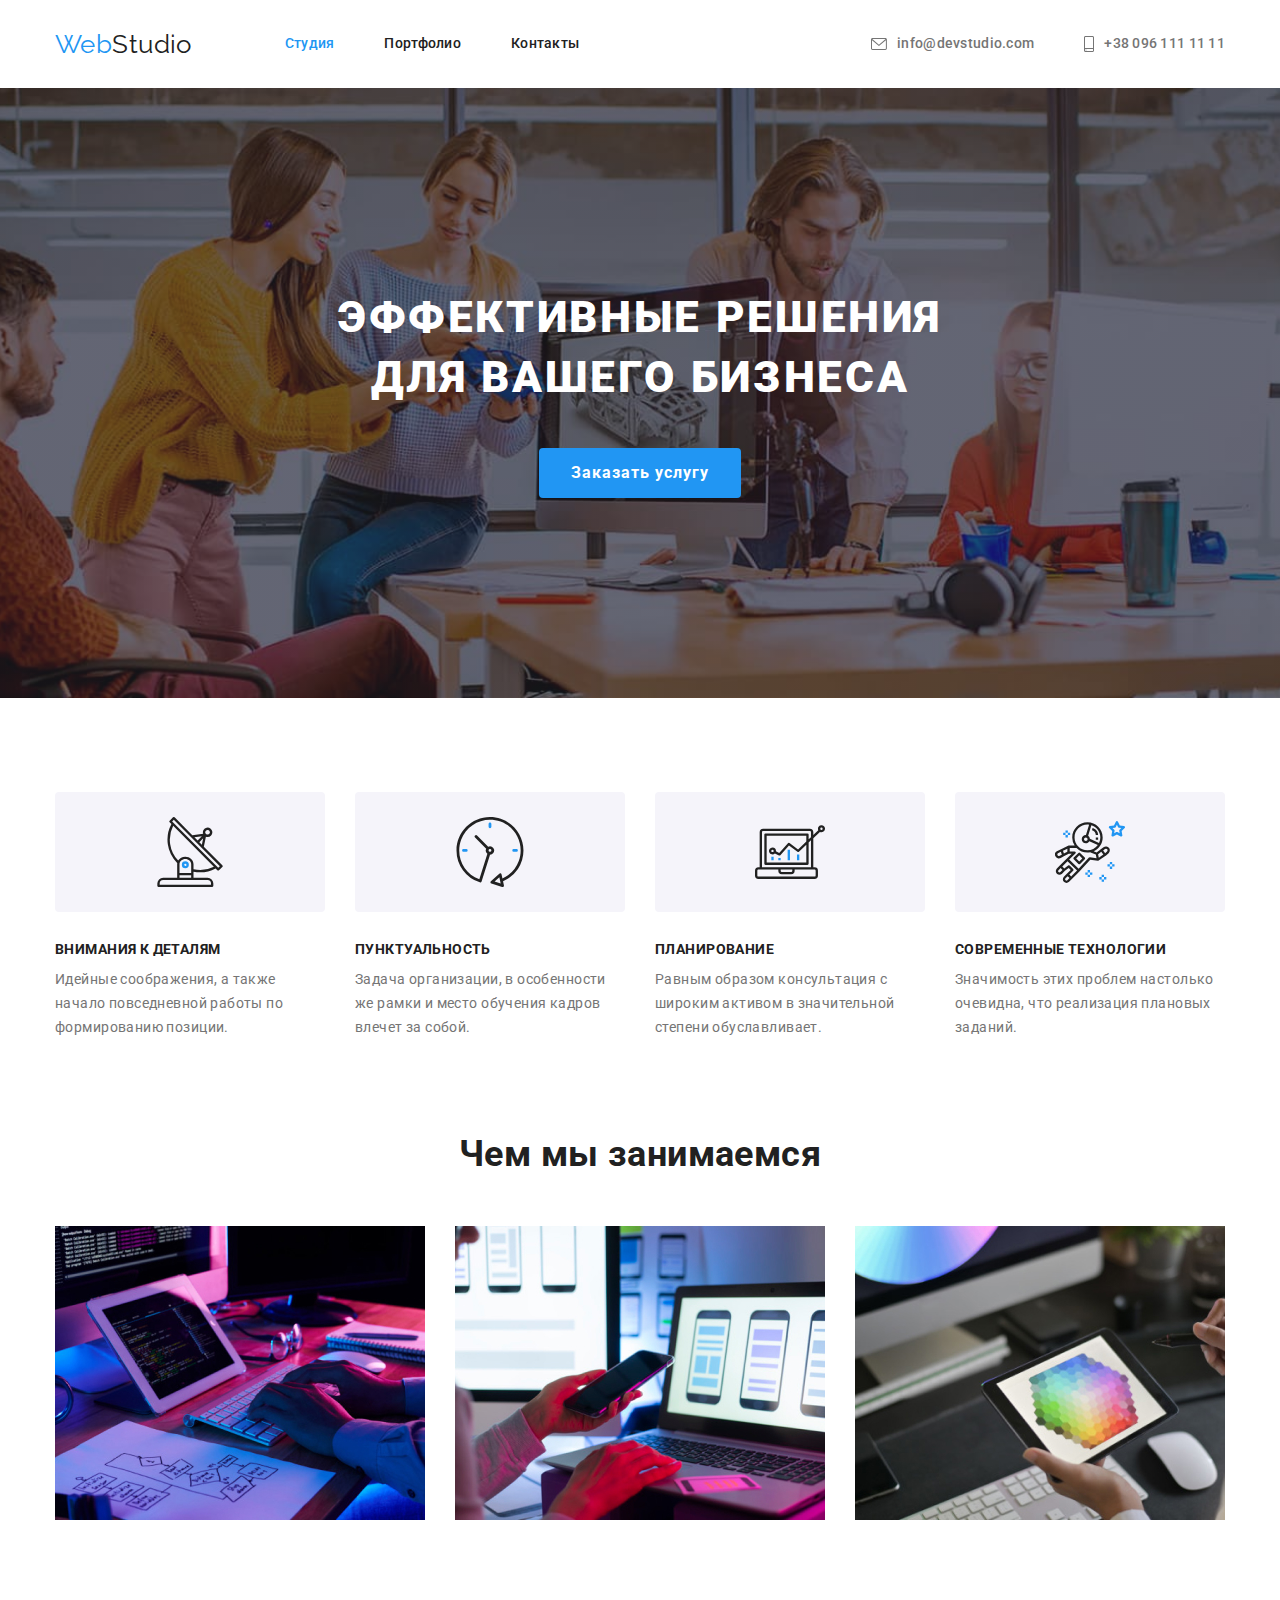
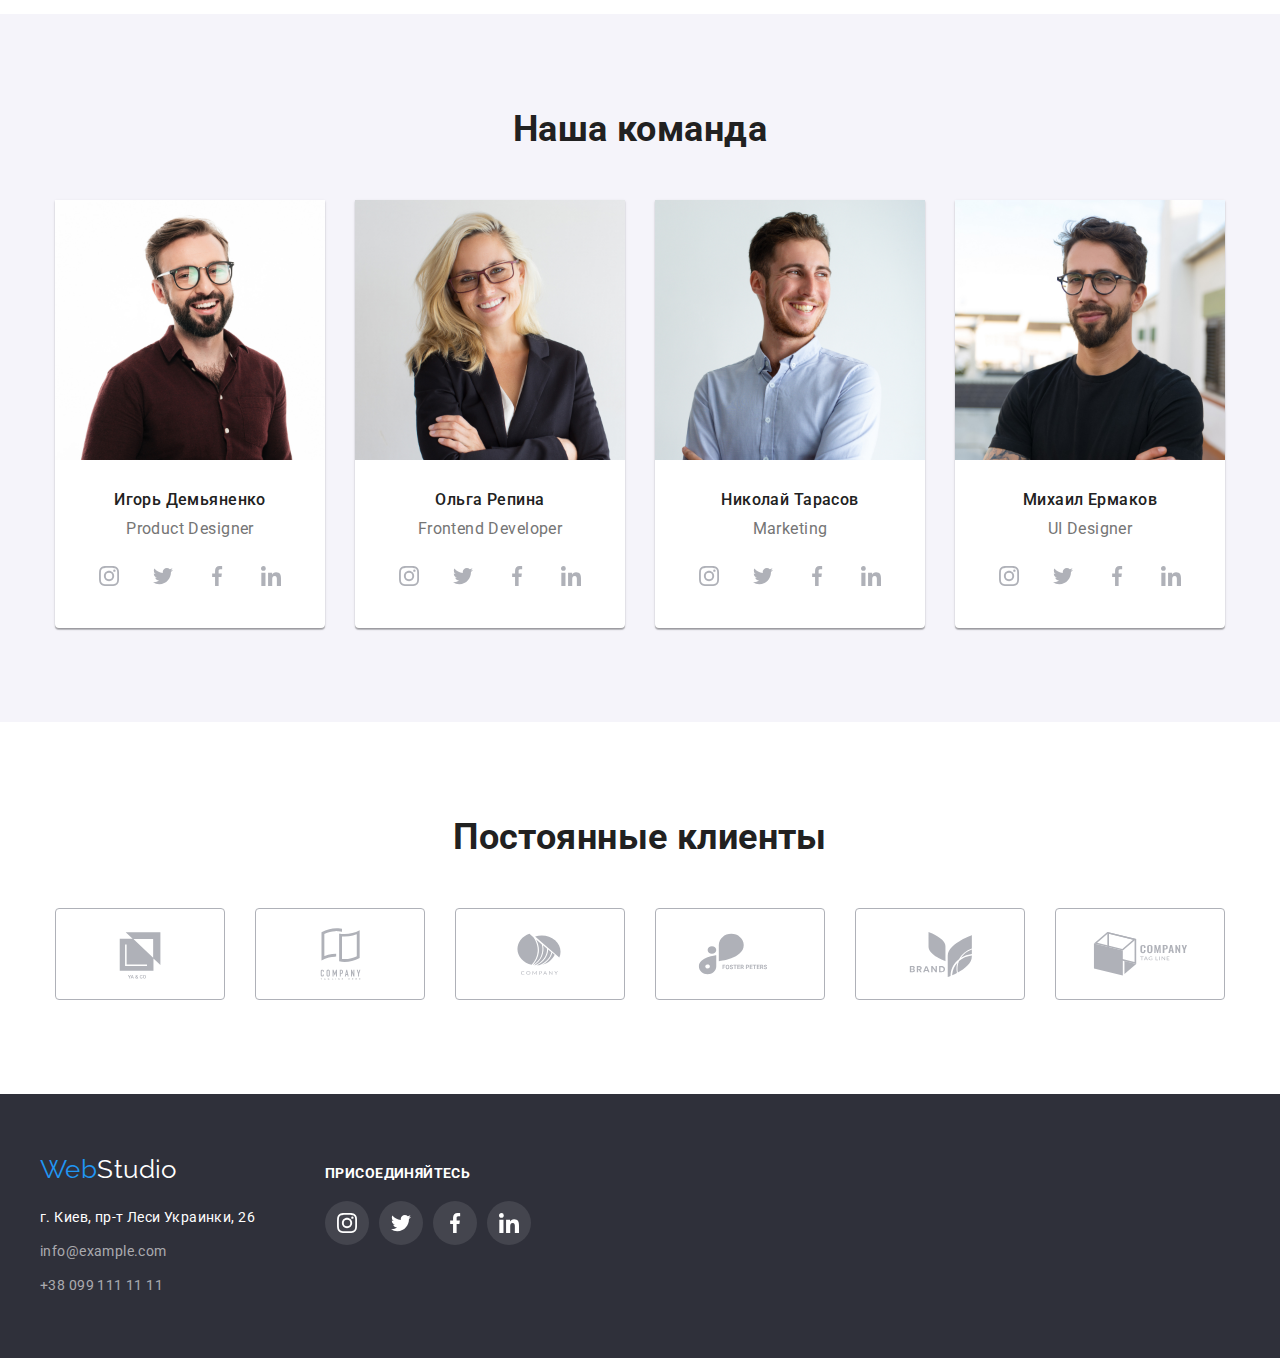
<file: index.html>
<!DOCTYPE html>
<html lang="ru">

<head>
    <meta charset="UTF-8">
    <meta http-equiv="X-UA-Compatible" content="IE=edge">
    <meta name="viewport" content="width=device-width, initial-scale=1.0">
    <title>WebStudio</title>
    <link rel="preconnect" href="https://fonts.googleapis.com">
    <link rel="preconnect" href="https://fonts.gstatic.com" crossorigin>
    <link href="https://fonts.googleapis.com/css2?family=Raleway:wght@700&family=Roboto:wght@400;500;700;900&display=swap"
        rel="stylesheet">
    <link rel="stylesheet" href="https://cdnjs.cloudflare.com/ajax/libs/modern-normalize/1.1.0/modern-normalize.min.css">
    <link rel="stylesheet" href="./css/style.css">
    
</head>

<body>
    <!--Шапка сайта-->
    <header class="page-header">
        <div class="container main-nav">
        <a href=" / " class="logo link" > <span class="first-part-logo">Web</span>Studio</a>
        <nav>
            <ul class="site-nav">
                <li class="item"><a href="./index.html" class="link current">Студия</a></li>
                <li class="item"><a href="./portfolio.html" class="link">Портфолио</a></li>
                <li class="item"><a href="" class="link">Контакты</a></li>
            </ul>
        </nav>
        
        <ul class="auth-nav">
            <li class="item">
                <a href="mailto:info@devstudio.com" class="contact-link link link-icon">
                    <svg class="icon-envelope" width="16" height="12">
                        <use href="./images/sprite.svg#icon-envelope"></use>
                    </svg>
                    <span>info@devstudio.com</span>
                </a>
            </li>
            <li class="item">
                <a href="tel:+380961111111" class="contact-link link link-icon">
                    <svg class="icon-smartphone" width="10" height="16">
                        <use href="./images/sprite.svg#icon-smartphone"></use>
                    </svg>
                    <span>+38 096 111 11 11</span>
                </a>
            </li>
        </ul>
        </div>
    </header>

    <main>
        <!--Герой-->
        <section class="hero">
            <h1 class="hero-title">
                <span>Эффективные решения для вашего бизнеса</span>
            </h1>
            <button type="button" class="primary-button">Заказать услугу</button>
        </section>
        <!--Особенности-->
        <section class="section">
            <div class="container">
            <h2 class="section-title hidden-title">Особенности организации</h2>
            <ul class="features-list">
                <li class="item">
                    <div class="image-style">
                        <svg height="70" width="70">
                            <use href="./images/sprite.svg#icon-antenna"></use>
                        </svg>
                    </div>
                    <h3 class="title">ВНИМАНИЯ К ДЕТАЛЯМ</h3>
                    <p>Идейные соображения, а также начало повседневной работы по формированию позиции.</p>
                   
                </li>
                <li class="item">
                    <div class="image-style">
                        <svg height="70" width="70">
                            <use href="./images/sprite.svg#icon-clock"></use>
                        </svg>
                    </div>
                    <h3 class="title">ПУНКТУАЛЬНОСТЬ</h3>
                    <p>Задача организации, в особенности же рамки и место обучения кадров влечет за собой.</p>
                   
                </li>
                <li class="item">
                    <div class="image-style">
                        <svg height="70" width="70">
                            <use href="./images/sprite.svg#icon-diagram"></use>
                        </svg>
                    </div>
                    <h3 class="title">ПЛАНИРОВАНИЕ</h3>
                    <p>Равным образом консультация с широким активом в значительной степени обуславливает.</p>
                </li>
                <li class="item">
                    <div class="image-style">
                        <svg height="70" width="70">
                            <use href="./images/sprite.svg#icon-astronaut"></use>
                        </svg>
                    </div>
                    <h3 class="title">СОВРЕМЕННЫЕ ТЕХНОЛОГИИ</h3>
                    <p>Значимость этих проблем настолько очевидна, что реализация плановых заданий.</p>
                </li>
            </ul>
            </div>
        </section>
        <!--Чем занимаются -->
        <section class="section no-padding">
            <div class="container">
            <h2 class="section-title">Чем мы занимаемся</h2>
            <ul class="work-list">
                <li class="item"><img src="./images/code.jpg" alt="Человек пишет код" width="370"></li>
                <li class="item"><img src="./images/phone.jpg" alt="Человек смотрит на телефон" width="370"></li>
                <li class="item"><img src="./images/the_tablet.jpg" alt="Человек выбирает цвет на планшете" width="370"></li>
            </ul>
            </div>
        </section>
        <!--Команда-->
        <section class="section team-background">
            <div class="container">
            <h2 class="section-title ">Наша команда</h2>
            <ul class="team-list">
                <li class="item"><img src="./images/man_with_glasses.jpg" alt="Мужчина в очках" width="270">
                    <div class="padding-card">
                    <h3 class="section-people">Игорь Демьяненко</h3>
                    <p lang="en" class="section-profession">Product Designer</p>
                    <ul class="social-list">
                        <li class="social-item">
                            <a href="" class="social-link">
                            <svg height="20" width="20" >
                                <use href="./images/sprite.svg#icon-instagram"></use>
                            </svg>
                            </a>
                        </li>
                        <li class="social-item">
                            <a href="" class="social-link">
                                <svg height="20" width="20">
                                    <use href="./images/sprite.svg#icon-twitter"></use>
                                </svg>
                            </a>
                        </li>
                        <li class="social-item">
                            <a href="" class="social-link">
                                <svg height="20" width="20">
                                    <use href="./images/sprite.svg#icon-facebook"></use>
                                </svg>
                            </a>
                        </li>
                        <li class="social-item">
                            <a href="" class="social-link">
                                <svg height="20" width="20">
                                    <use href="./images/sprite.svg#icon-linkedin"></use>
                                </svg>
                            </a>
                        </li>
                    </ul>
                    </div>
                </li>
                <li class="item"><img src="./images/woman_with_glasses.jpg" alt="Женщина в очках" width="270">
                    <div class="padding-card">
                    <h3 class="section-people">Ольга Репина</h3>
                    <p lang="en" class="section-profession">Frontend Developer</p>
                    <ul class="social-list">
                        <li class="social-item">
                            <a href="" class="social-link">
                                <svg height="20" width="20">
                                    <use href="./images/sprite.svg#icon-instagram"></use>
                                </svg>
                            </a>
                        </li>
                        <li class="social-item">
                            <a href="" class="social-link">
                                <svg height="20" width="20">
                                    <use href="./images/sprite.svg#icon-twitter"></use>
                                </svg>
                            </a>
                        </li>
                        <li class="social-item">
                            <a href="" class="social-link">
                                <svg height="20" width="20">
                                    <use href="./images/sprite.svg#icon-facebook"></use>
                                </svg>
                            </a>
                        </li>
                        <li class="social-item">
                            <a href="" class="social-link">
                                <svg height="20" width="20">
                                    <use href="./images/sprite.svg#icon-linkedin"></use>
                                </svg>
                            </a>
                        </li>
                    </ul>
                    </div>
                </li>
                <li class="item"><img src="./images/man.jpg" alt="Мужчина" width="270">
                    <div class="padding-card">
                    <h3 class="section-people">Николай Тарасов</h3>
                    <p lang="en" class="section-profession">Marketing</p>
                    <ul class="social-list">
                        <li class="social-item">
                            <a href="" class="social-link">
                                <svg height="20" width="20">
                                    <use href="./images/sprite.svg#icon-instagram"></use>
                                </svg>
                            </a>
                        </li>
                        <li class="social-item">
                            <a href="" class="social-link">
                                <svg height="20" width="20">
                                    <use href="./images/sprite.svg#icon-twitter"></use>
                                </svg>
                            </a>
                        </li>
                        <li class="social-item">
                            <a href="" class="social-link">
                                <svg height="20" width="20">
                                    <use href="./images/sprite.svg#icon-facebook"></use>
                                </svg>
                            </a>
                        </li>
                        <li class="social-item">
                            <a href="" class="social-link">
                                <svg height="20" width="20">
                                    <use href="./images/sprite.svg#icon-linkedin"></use>
                                </svg>
                            </a>
                        </li>
                    </ul>
                    </div>
                </li>
                <li class="item"><img src="./images/man_with_glasess_smile.jpg" alt="Мужчина в очках улыбающийся" width="270">
                    <div class="padding-card">
                    <h3 class="section-people">Михаил Ермаков</h3>
                    <p lang="en" class="section-profession">UI Designer</p>
                    <ul class="social-list">
                        <li class="social-item">
                            <a href="" class="social-link">
                                <svg height="20" width="20">
                                    <use href="./images/sprite.svg#icon-instagram"></use>
                                </svg>
                            </a>
                        </li>
                        <li class="social-item">
                            <a href="" class="social-link">
                                <svg height="20" width="20">
                                    <use href="./images/sprite.svg#icon-twitter"></use>
                                </svg>
                            </a>
                        </li>
                        <li class="social-item">
                            <a href="" class="social-link">
                                <svg height="20" width="20">
                                    <use href="./images/sprite.svg#icon-facebook"></use>
                                </svg>
                            </a>
                        </li>
                        <li class="social-item">
                            <a href="" class="social-link">
                                <svg height="20" width="20">
                                    <use href="./images/sprite.svg#icon-linkedin"></use>
                                </svg>
                            </a>
                        </li>
                    </ul>
                    </div>
                </li>
            </ul>
            </div>
        </section>


        <!-- Клиенты -->

        <section class="section">
            <div class="container">
                <h2 class="section-title title-margin">Постоянные клиенты</h2>
                <ul class="client-list">
                    <li class="client-item">
                        <a href="#" class="link-client">
                        <svg height="60" width="106">
                            <use href="./images/sprite.svg#icon-client1"></use>
                        </svg>
                    </a>
                    </li>
                    <li class="client-item">
                        <a href="#" class="link-client">
                            <svg height="60" width="106">
                                <use href="./images/sprite.svg#icon-client2"></use>
                            </svg>
                        </a>
                    </li>
                    <li class="client-item">
                        <a href="#" class="link-client">
                            <svg height="60" width="106">
                                <use href="./images/sprite.svg#icon-client3"></use>
                            </svg>
                        </a>
                    </li>
                    <li class="client-item">
                        <a href="#" class="link-client">
                            <svg height="60" width="106">
                                <use href="./images/sprite.svg#icon-client4"></use>
                            </svg>
                        </a>
                    </li>
                    <li class="client-item">
                        <a href="#" class="link-client">
                            <svg height="60" width="106">
                                <use href="./images/sprite.svg#icon-client5"></use>
                            </svg>
                        </a>
                    </li>
                    <li class="client-item">
                        <a href="#" class="link-client">
                        <svg height="60" width="106">
                            <use href="./images/sprite.svg#icon-client6"></use>
                        </svg>
                    </a>
                    </li>
                </ul>
            </div>
        </section>

    </main>
    <!--Футер-->
    <footer class="footer-background">
        <div class="container">
        <div>
        <a href=" / " class="logo link"> <span class="first-part-logo">Web</span><span class="logo-white">Studio</span></a>  
        <address>
        <ul class="footer-list removed-italics mail-footer">
            <li class="footer-item"><a href="https://www.google.com/maps/place/%D0%B1%D1%83%D0%BB.+%D0%9B%D0%B5%D1%81%D0%B8+%D0%A3%D0%BA%D1%80%D0%B0%D0%B8%D0%BD%D0%BA%D0%B8,+26,+%D0%9A%D0%B8%D0%B5%D0%B2,+02000/@50.4265807,30.5361971,17z/data=!3m1!4b1!4m5!3m4!1s0x40d4cf0e033ecbe9:0x57a4dffefec77da0!8m2!3d50.4265807!4d30.5383858"  class="link logo-white ">г. Киев, пр-т Леси Украинки, 26</a></li>
            <li class="footer-item"><a href="mailto:info@example.com" class="footer-contacts link">info@example.com</a></li>
            <li class="footer-item"><a href="tel:+380991111111" class="footer-contacts footer-phone link">+38 099 111 11 11</a></li>
        </ul>
        </address>
        </div>
        <div class="social-footer">
            <h3 class="footer-tittle removed-italics">ПРИСОЕДИНЯЙТЕСЬ</h3>
            <ul class="social-list">
                <li class="social-item-footer">
                    <a href="" class="social-link-footer">
                        <svg height="20" width="20">
                            <use href="./images/sprite.svg#icon-instagram"></use>
                        </svg>
                    </a>
                </li>
                <li class="social-item-footer">
                    <a href="" class="social-link-footer">
                        <svg height="20" width="20">
                            <use href="./images/sprite.svg#icon-twitter"></use>
                        </svg>
                    </a>
                </li>
                <li class="social-item-footer">
                    <a href="" class="social-link-footer">
                        <svg height="20" width="20">
                            <use href="./images/sprite.svg#icon-facebook"></use>
                        </svg>
                    </a>
                </li>
                <li class="social-item-footer">
                    <a href="" class="social-link-footer">
                        <svg height="20" width="20">
                            <use href="./images/sprite.svg#icon-linkedin"></use>
                        </svg>
                    </a>
                </li>
            </ul>
        </div>
        </div>
    </footer>
</body>

</html>
</file>
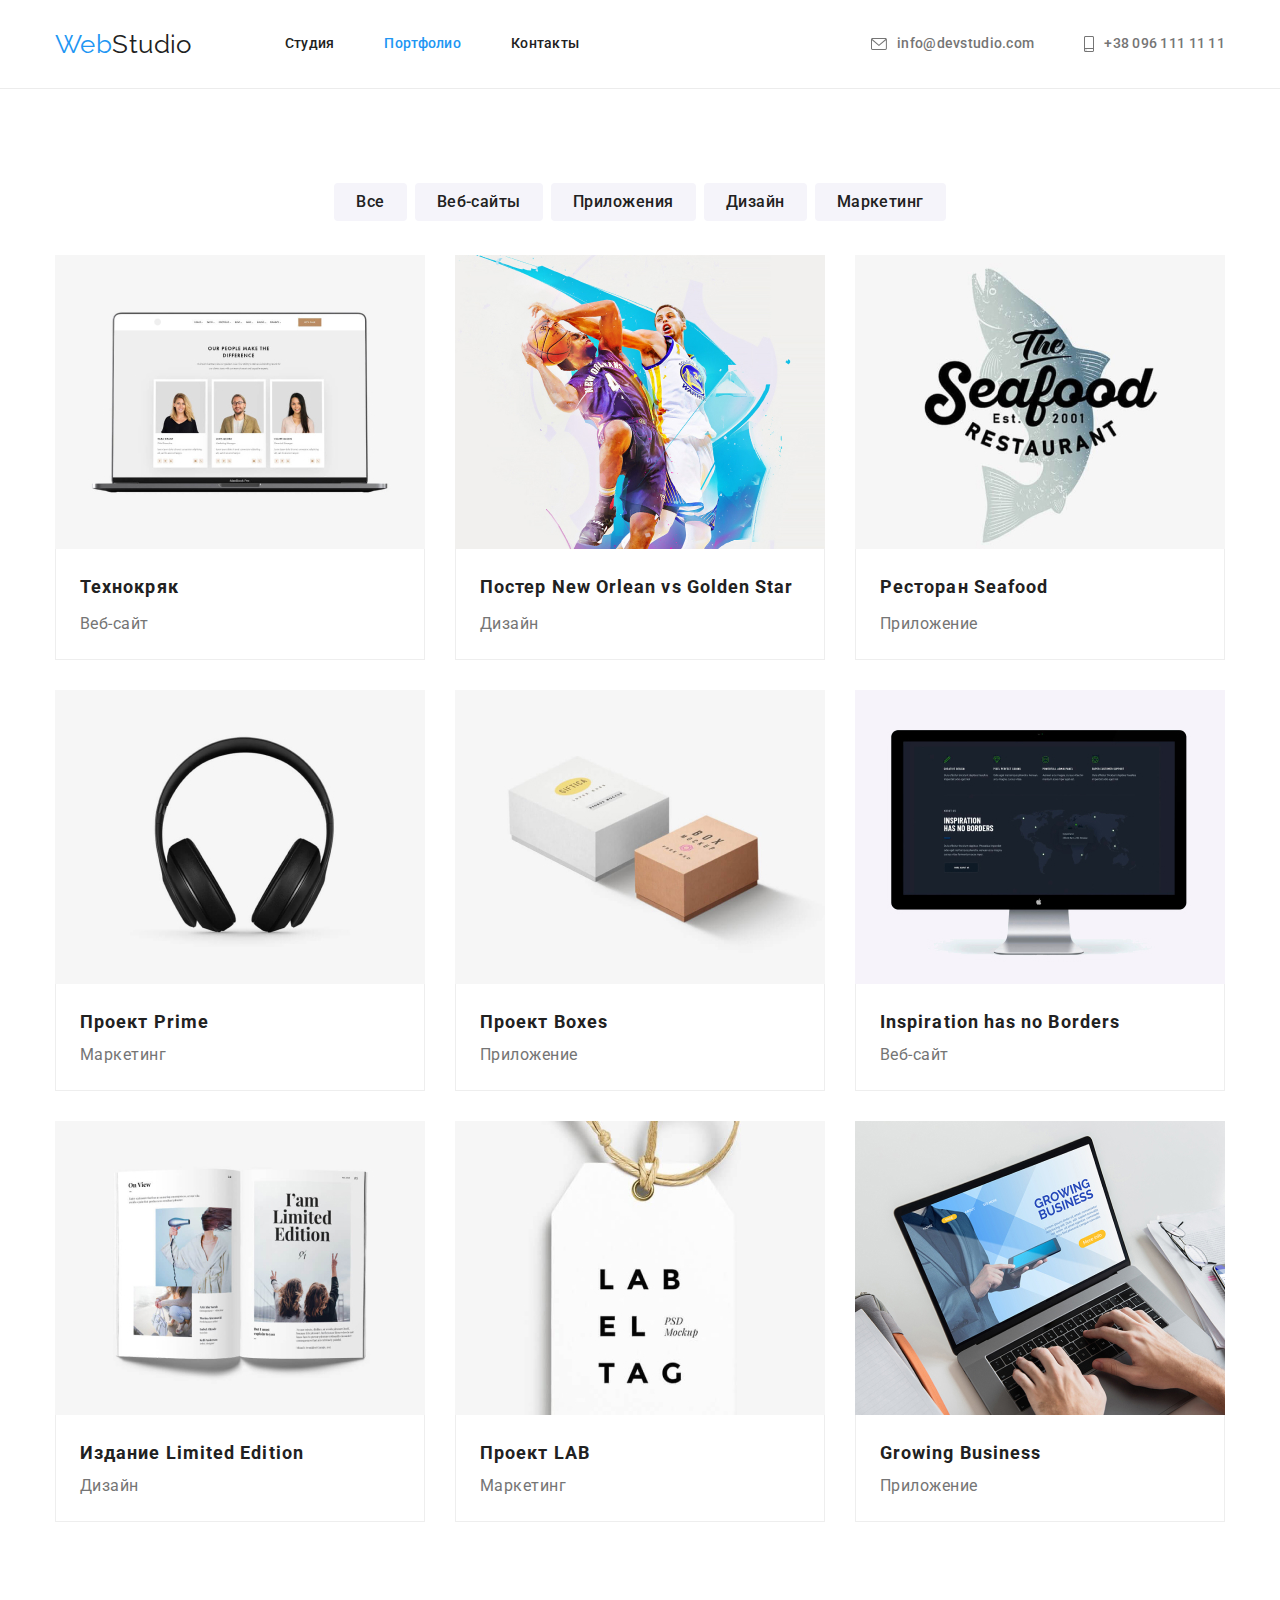
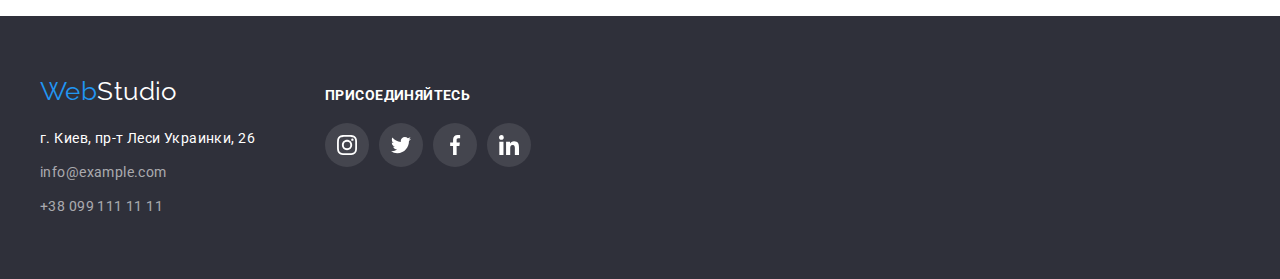
<file: portfolio.html>
<!DOCTYPE html>
<html lang="ru">

<head>
    <meta charset="UTF-8">
    <meta http-equiv="X-UA-Compatible" content="IE=edge">
    <meta name="viewport" content="width=device-width, initial-scale=1.0">
    <title>WebStudio</title>
    <link rel="preconnect" href="https://fonts.googleapis.com">
    <link rel="preconnect" href="https://fonts.gstatic.com" crossorigin>
    <link href="https://fonts.googleapis.com/css2?family=Raleway:wght@700&family=Roboto:wght@400;500;700;900&display=swap" rel="stylesheet">
    <link rel="stylesheet" href="https://cdnjs.cloudflare.com/ajax/libs/modern-normalize/1.1.0/modern-normalize.min.css">
    <link rel="stylesheet" href="./css/style.css">

</head>

<body>
    <!--Шапка сайта-->
    <header class="header-line">
        <div class="container main-nav">
        <a href=" / " class="logo link"> <span class="first-part-logo">Web</span>Studio</a>
        <nav>
            <ul class="site-nav">
                <li class="item"><a href="./index.html" class="link">Студия</a></li>
                <li class="item"><a href="./portfolio.html" class="link current">Портфолио</a></li>
                <li class="item"><a href="" class="link">Контакты</a></li>
            </ul>
        </nav>
        
        <ul class="auth-nav">
            <li class="item">
                <a href="mailto:info@devstudio.com" class="contact-link link link-icon">
                    <svg class="icon-envelope" width="16" height="12">
                        <use href="./images/sprite.svg#icon-envelope"></use>
                    </svg>
                    <span>info@devstudio.com</span>
                </a>
            </li>
            <li class="item">
                <a href="tel:+380961111111" class="contact-link link link-icon">
                    <svg class="icon-smartphone" width="10" height="16">
                        <use href="./images/sprite.svg#icon-smartphone"></use>
                    </svg>
                    <span>+38 096 111 11 11</span>
                </a>
            </li>
        </ul>
        </div>
    </header>

    <main>
            
            <section class="section-porfolio">

                <h1 class="hidden-title">My portfolio</h1>

                <div class="container">
                    <ul class="flex-button">
                        <li class="flex-button-list"><button type="button" class="button-porfolio">Все</button></li>
                        <li class="flex-button-list"><button type="button" class="button-porfolio">Веб-сайты</button></li>
                        <li class="flex-button-list"><button type="button" class="button-porfolio">Приложения</button></li>
                        <li class="flex-button-list"><button type="button" class="button-porfolio">Дизайн</button></li>
                        <li class="flex-button-list"><button type="button" class="button-porfolio">Маркетинг</button></li>
                    </ul>

                
                
                <ul class="portfolio-list ">
                    <li class="portfolio-item">
                                <a href="" class="link">
                                <img src="./images/notebook.jpg" alt="Ноутбук">

                            <div class="card-content">
                                <h2 class="site-title card-heading">Технокряк</h2>
                                <p class="site-descriptions card-text">Веб-сайт</p>
                            </div>
                                </a>
                    </li>

                    <li class="portfolio-item">
                                <a href="" class="link">
                                <img src="./images/two_basketball_players.jpg" alt="Два баскетболиста" > 
                             
                            <div class="card-content">
                                <h2 class="site-title card-heading">Постер New Orlean vs Golden Star</h2>
                                <p class="site-descriptions card-text">Дизайн</p>
                            </div>
                                </a>
                    </li>

                    <li class="portfolio-item">
                                <a href="" class="link">
                                <img src="./images/restaurant_logo.jpg" alt="Логотип ресторана">

                            <div class="card-content">
                                <h2 class="site-title card-heading">Ресторан Seafood</h2>
                                <p class="site-descriptions card-text">Приложение</p>
                            </div>
                                </a>
                    </li>

                    <li class="portfolio-item">
                                <a href="" class="link">
                                <img src="./images/headphones.jpg" alt="Наушники">
                             
                             <div class="card-content">  
                                <h2 class="site-title">Проект Prime</h2>
                                <p class="site-descriptions">Маркетинг</p>
                            </div>
                                </a>
                    </li>

                    <li class="portfolio-item">
                                <a href="" class="link">
                                <img src="./images/two_boxes.jpg" alt="Две коробки">

                            <div class="card-content">
                                <h2 class="site-title">Проект Boxes</h2>
                                <p class="site-descriptions">Приложение</p>
                            </div>
                                </a>
                    </li>

                    <li class="portfolio-item">
                                <a href="" class="link">
                                <img src="./images/monoblock.jpg" alt="Моноблок">

                            <div class="card-content">
                                <h2 class="site-title">Inspiration has no Borders</h2>
                                <p class="site-descriptions">Веб-сайт</p>
                            </div>
                                </a>
                    </li>

                    <li class="portfolio-item">
                                <a href="" class="link">
                                <img src="./images/book.jpg" alt="Книга">

                            <div class="card-content">
                                <h2 class="site-title">Издание Limited Edition</h2>
                                <p class="site-descriptions">Дизайн</p>
                            </div>
                                </a>
                    </li>

                    <li class="portfolio-item">
                                <a href="" class="link">
                                <img src="./images/label.jpg" alt="Ярлык">

                            <div class="card-content">
                                <h2 class="site-title">Проект LAB</h2>
                                <p class="site-descriptions">Маркетинг</p>
                            </div>
                                </a>
                    </li>
                    
                    <li class="portfolio-item">
                                <a href="" class="link">
                                <img src="./images/man_typing_on_laptop.jpg" alt="Человек печатающий на ноутбуке">

                            <div class="card-content">  
                                <h2 class="site-title">Growing Business</h2>
                                <p class="site-descriptions">Приложение</p>
                            </div>
                                </a>
                    </li>
                </ul>
                </div>
            </section>
            
    </main>

    <!--Футер-->
    <footer class="footer-background">
        <div class="container">
            <div>
                <a href=" / " class="logo link"> <span class="first-part-logo">Web</span><span
                        class="logo-white">Studio</span></a>
                <address>
                    <ul class="footer-list removed-italics mail-footer">
                        <li class="footer-item"><a
                                href="https://www.google.com/maps/place/%D0%B1%D1%83%D0%BB.+%D0%9B%D0%B5%D1%81%D0%B8+%D0%A3%D0%BA%D1%80%D0%B0%D0%B8%D0%BD%D0%BA%D0%B8,+26,+%D0%9A%D0%B8%D0%B5%D0%B2,+02000/@50.4265807,30.5361971,17z/data=!3m1!4b1!4m5!3m4!1s0x40d4cf0e033ecbe9:0x57a4dffefec77da0!8m2!3d50.4265807!4d30.5383858"
                                class="link logo-white ">г. Киев, пр-т Леси Украинки, 26</a></li>
                        <li class="footer-item"><a href="mailto:info@example.com"
                                class="footer-contacts link">info@example.com</a></li>
                        <li class="footer-item"><a href="tel:+380991111111" class="footer-contacts footer-phone link">+38
                                099 111 11 11</a></li>
                    </ul>
                </address>
            </div>
            <div class="social-footer">
                <h3 class="footer-tittle removed-italics">ПРИСОЕДИНЯЙТЕСЬ</h3>
                <ul class="social-list">
                    <li class="social-item-footer">
                        <a href="" class="social-link-footer">
                            <svg height="20" width="20">
                                <use href="./images/sprite.svg#icon-instagram"></use>
                            </svg>
                        </a>
                    </li>
                    <li class="social-item-footer">
                        <a href="" class="social-link-footer">
                            <svg height="20" width="20">
                                <use href="./images/sprite.svg#icon-twitter"></use>
                            </svg>
                        </a>
                    </li>
                    <li class="social-item-footer">
                        <a href="" class="social-link-footer">
                            <svg height="20" width="20">
                                <use href="./images/sprite.svg#icon-facebook"></use>
                            </svg>
                        </a>
                    </li>
                    <li class="social-item-footer">
                        <a href="" class="social-link-footer">
                            <svg height="20" width="20">
                                <use href="./images/sprite.svg#icon-linkedin"></use>
                            </svg>
                        </a>
                    </li>
                </ul>
            </div>
        </div>
    </footer>
</body>

</html>
</file>
<file: css/style.css>
:root {
  --primary-text-color: #757575;
  --title-text-color: #212121;
  --accent-color: #2196f3;
  --primary-white-color: #ffffff;
  --button-background-color: #f5f4fa;
  --background-color-hero: #2f303a;
  --header-bottom-line: #ececec;
  --footer-text-contacts: rgba(255, 255, 255, 0.6);
  --color-card: #eeeeee;
  --border-link: #afb1b8;
  --card-set-gap: 30px;
  --padding-section: 94px;
}

body {
  background-color: var(--primary-white-color);
  color: var(--primary-text-color);
  font-family: Roboto, sans-serif;
  letter-spacing: 0.03em;
  font-size: 14px;
  line-height: 1.71;
}

img {
  display: block;
  max-width: 100%;
  height: auto;
}

h1,
h2,
h3,
p {
  margin: 0;
}

/* Убрал точки в списке */
ul {
  list-style: none;
  padding: 0;
  margin: 0;
}

/* Container */
.container {
  margin-left: auto;
  margin-right: auto;
  width: 1200px;
  padding: 0 15px;
}

/* Logo */
.link {
  text-decoration: none;
}

.logo {
  color: var(--title-text-color);
  font-family: Raleway, cursive;

  font-size: 26px;
  line-height: 1.19;
}

.first-part-logo {
  color: var(--accent-color);
}

/* Main nav */

.main-nav {
  display: flex;
  align-items: center;
}

.header-line {
  border-bottom: 1px solid var(--header-bottom-line);
}
/* Site nav */

.site-nav {
  display: flex;
  margin: 32px 0 32px 93px;
}

.site-nav .item + .item {
  margin-left: 50px;
}

.site-nav .link {
  color: var(--title-text-color);

  font-weight: 500;
  font-size: 14px;
  line-height: 1.14;
  letter-spacing: 0.02em;
}
.site-nav .link:hover,
.site-nav .link:focus {
  color: var(--accent-color);
}

.site-nav .link.current {
  color: var(--accent-color);
}

/* Auth nav */
.auth-nav {
  display: flex;
  margin-left: auto;
}

.icon-envelope {
  margin-right: 10px;
}

.link-icon {
  fill: var(--primary-text-color);
  display: flex;
  align-items: center;
}

.link-icon:hover .icon-envelope {
  fill: var(--accent-color);
}

.icon-smartphone {
  margin-right: 10px;
}

.link-icon:hover .icon-smartphone {
  fill: var(--accent-color);
}

.auth-nav .item + .item {
  margin-left: 50px;
}

.auth-nav .contact-link {
  color: var(--primary-text-color);
  font-weight: 500;
  font-size: 14px;
  line-height: 1.14;
  letter-spacing: 0.02em;
}
.auth-nav .contact-link:hover,
.auth-nav .contact-link:focus {
  color: var(--accent-color);
}

/* Hero */

.hero {
  text-align: center;
  background-color: var(--background-color-hero);
  padding: 200px 0;

  max-width: 1600px;
  min-height: 600px;
  margin-left: auto;
  margin-right: auto;
  background-image: linear-gradient(
      to right,
      rgba(47, 48, 58, 0.4),
      rgba(47, 48, 58, 0.4)
    ),
    url(../images/hero-background.jpg);
  background-repeat: no-repeat;
  background-position: center;
  background-size: cover;
}

.hero-title {
  width: 696px;
  margin: 0 auto 40px;

  color: var(--primary-white-color);

  font-weight: 900;
  font-size: 44px;
  line-height: 1.36;
  letter-spacing: 0.06em;
  text-transform: uppercase;
}

/* Button */

.primary-button {
  border-radius: 4px;
  padding: 10px 32px;
  min-width: 200px;
  border: none;

  color: var(--primary-white-color);
  background-color: var(--accent-color);

  font-family: inherit;
  font-weight: 700;
  font-size: 16px;
  line-height: 1.88;

  letter-spacing: 0.06em;
}

/* Section */

.section {
  padding: var(--padding-section) 0;
}

.section.no-padding {
  padding: 0 0 var(--padding-section);
}

.section-title {
  margin-top: 0;
  margin-bottom: 0;
  color: var(--title-text-color);

  font-weight: 700;
  font-size: 36px;
  line-height: 1.17;
  text-align: center;
}

.team-background {
  background-color: var(--button-background-color);
}

.team-list .padding-card {
  padding: 30px 0;
}

.section-people {
  color: var(--title-text-color);
  margin-bottom: 10px;
  font-weight: 500;
  font-size: 16px;
  line-height: 1.19;
  text-align: center;
}
.section-profession {
  margin-bottom: 16px;
  font-size: 16px;
  line-height: 1.19;
  text-align: center;
}

/* Features */

.image-style {
  padding: 25px 0px;
  justify-content: center;
  display: flex;
  margin-bottom: 30px;
  background-color: var(--button-background-color);
  border-radius: 4px;
}

.hidden-title {
  visibility: hidden;
  font-size: 0;
}

.features-list {
  display: flex;
  justify-content: space-between;
}

.features-list .item {
  width: 270px;
}

.features-list .title {
  margin-bottom: 10px;
  color: var(--title-text-color);

  font-weight: 700;
  font-size: 14px;
  line-height: 1.14;
}

/* Work */

.work-list {
  display: flex;
  margin-top: 50px;
  justify-content: space-between;
}

/* Team */

.team-list {
  display: flex;
  margin-top: 50px;
  justify-content: space-between;
}

.team-list .item {
  border-radius: 0px 0px 4px 4px;
  background: var(--primary-white-color);
  box-shadow: 0px 1px 3px rgba(0, 0, 0, 0.12), 0px 1px 1px rgba(0, 0, 0, 0.14),
    0px 2px 1px rgba(0, 0, 0, 0.2);
}

/* Social links team */

.social-list {
  display: flex;
  justify-content: center;
}

.social-link {
  display: flex;
  justify-content: center;
  align-items: center;
  width: 44px;
  height: 44px;

  fill: var(--border-link);
}

.social-item:hover .social-link {
  fill: var(--primary-white-color);
  border-radius: 50%;
  border: 1px solid var(--accent-color);
  background-color: var(--accent-color);
}

.social-list .social-item + .social-item {
  margin-left: 10px;
}

/* Clients */

.title-margin {
  margin-bottom: 50px;
}

.client-list {
  display: flex;
}

.link-client {
  display: block;
  width: 170px;
  height: 92px;
  padding: 16px 32px;
  align-items: center;
  justify-content: center;
  border-radius: 4px;
  border: 1px solid var(--border-link);
  fill: var(--border-link);
}

.client-item:hover .link-client {
  fill: var(--accent-color);
  border: solid 1px var(--accent-color);
}

.client-list .client-item + .client-item {
  margin-left: 30px;
}

/* Footer */

.footer-background {
  background-color: var(--background-color-hero);
}

.footer-background .container {
  display: flex;
  align-items: baseline;
  padding: 60px 0;
}

.logo-white {
  color: var(--primary-white-color);
}

/* Footer nav */

.mail-footer {
  margin-top: 20px;
}

.footer-list .footer-item + .footer-item {
  padding-top: 10px;
}

.footer-background {
  background-color: var(--background-color-hero);
}

.footer-contacts {
  font-weight: 400;
  font-size: 14px;
  line-height: 1.71;
  letter-spacing: 0.03em;
  color: var(--footer-text-contacts);
}

.footer-list .footer-contacts:hover,
.footer-list .footer-contacts:focus {
  color: var(--accent-color);
}

.removed-italics {
  font-style: normal;
}

/* Social footer */

.social-footer {
  width: 206px;
  height: 80px;
  margin-left: 70px;
}

.footer-tittle {
  font-size: 14px;
  line-height: 16px;
  margin-bottom: 20px;
  color: var(--primary-white-color);
}

.social-item-footer {
  display: flex;
  width: 44px;
  height: 44px;
  border-radius: 50%;
  justify-content: center;
  align-items: center;
  cursor: pointer;
  background-color: rgba(255, 255, 255, 0.1);
}

.social-list .social-item-footer + .social-item-footer {
  margin-left: 10px;
}

.social-link-footer {
  display: inline-flex;
  fill: var(--primary-white-color);
}

.social-item-footer:hover {
  background-color: var(--accent-color);
}

/* portfolio */

.flex-button {
  display: flex;
  justify-content: center;
  padding-bottom: 34px;
}

.flex-button .flex-button-list + .flex-button-list {
  margin-left: 8px;
}

.button-porfolio {
  border-radius: 4px;
  padding: 6px 22px;

  color: var(--title-text-color);
  background-color: var(--button-background-color);

  border: 0px;

  font-weight: 500;
  font-size: 16px;
  line-height: 1.62;
  text-align: center;
  letter-spacing: 0.03em;
  font-family: inherit;
}

.button-porfolio:focus,
.button-porfolio:hover {
  color: var(--primary-white-color);
  background-color: var(--accent-color);
  box-shadow: 0px 3px 1px rgba(0, 0, 0, 0.1), 0px 1px 2px rgba(0, 0, 0, 0.08),
    0px 2px 2px rgba(0, 0, 0, 0.12);
}

.section-porfolio {
  padding-top: var(--padding-section);
  padding-bottom: var(--padding-section);
}

.site-title {
  font-weight: 700;
  font-size: 18px;
  line-height: 2;
  letter-spacing: 0.06em;
  color: var(--title-text-color);
  margin-bottom: 0px;
}

.site-descriptions {
  font-size: 16px;
  line-height: 1.87;
  letter-spacing: 0.03em;
  color: var(--primary-text-color);
}

/* Card set */
.portfolio-list {
  display: flex;
  flex-wrap: wrap;

  margin-top: calc(-1 * var(--card-set-gap));
  margin-left: calc(-1 * var(--card-set-gap));
}

.portfolio-item {
  flex-basis: calc(100% / 3 - var(--card-set-gap));

  margin-left: var(--card-set-gap);
  margin-top: var(--card-set-gap);
}

.portfolio-item:focus,
.portfolio-item:hover {
  box-shadow: 0px 1px 1px rgba(0, 0, 0, 0.12), 0px 4px 4px rgba(0, 0, 0, 0.06),
    1px 4px 6px rgba(0, 0, 0, 0.16);
}

/* Card */

.card-content {
  padding: 20px 24px;
}

.card-text {
  margin-top: 4px;
}

.card-content {
  border-bottom: 1px solid var(--color-card);
  border-right: 1px solid var(--color-card);
  border-left: 1px solid var(--color-card);
}
</file>
